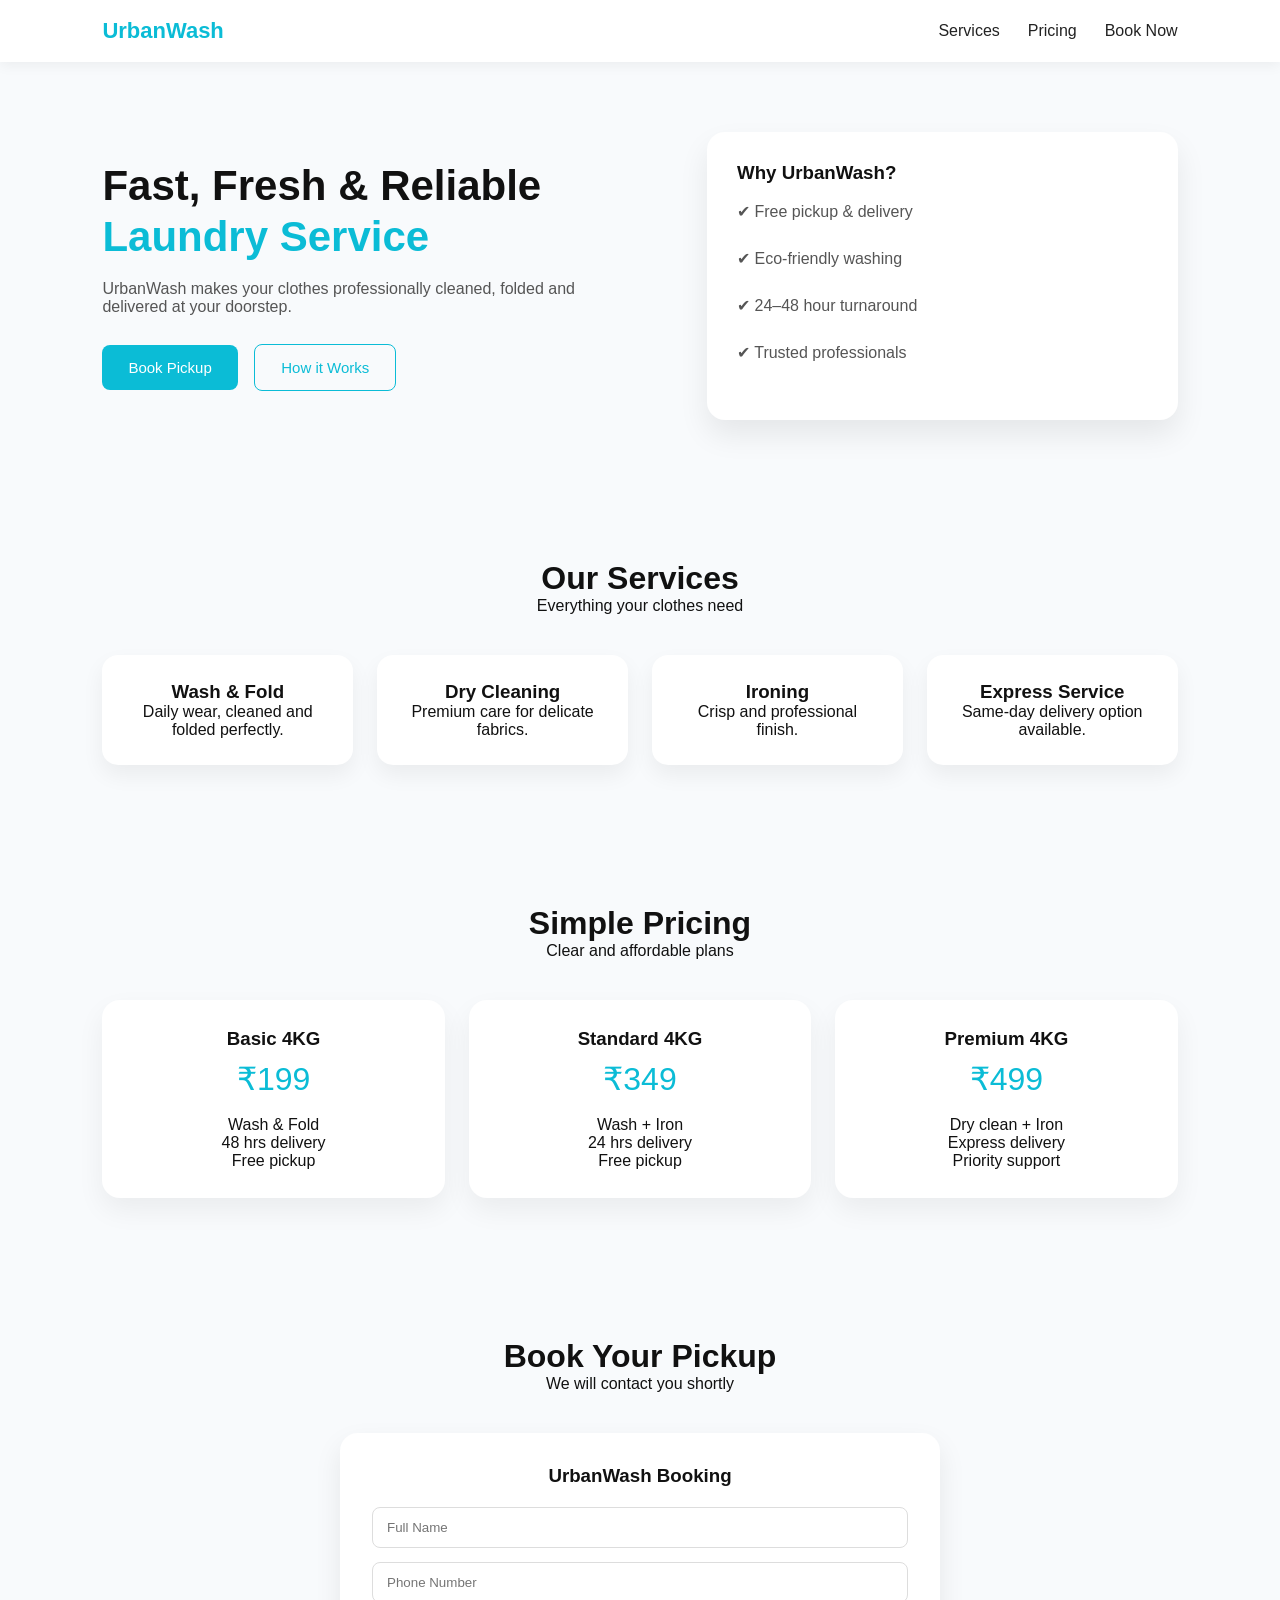
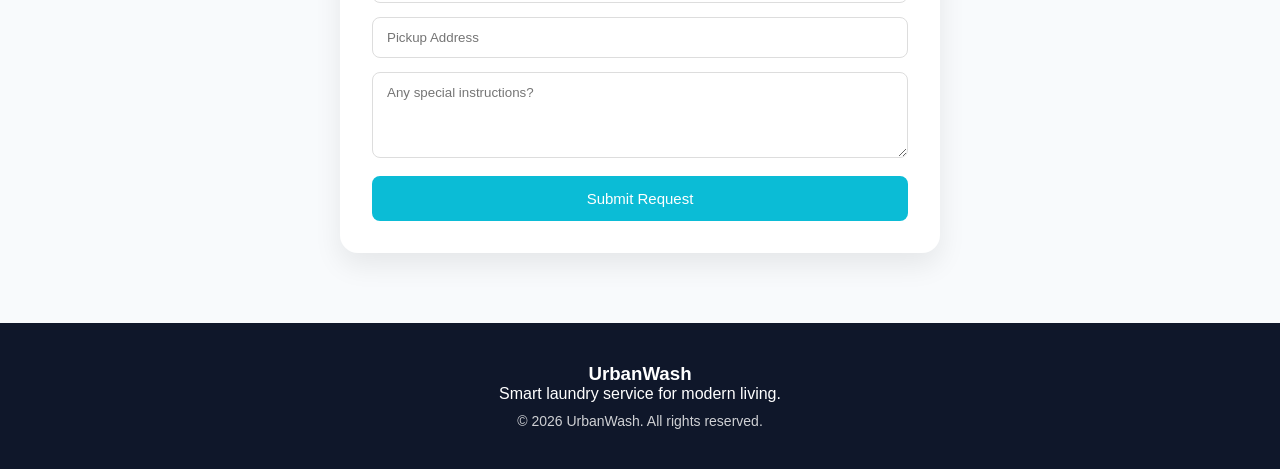
<file: UrbanWash/index.html>
<!DOCTYPE html>
<html lang="en">
<head>
<meta charset="UTF-8" />
<meta name="viewport" content="width=device-width, initial-scale=1.0"/>
<title>UrbanWash – Smart Laundry Service</title>

<link rel="stylesheet" href="style.css">
</head>
<body>

<nav>
  <div class="logo">UrbanWash</div>
  <ul>
    <li><a href="#services">Services</a></li>
    <li><a href="#pricing">Pricing</a></li>
    <li><a href="#book">Book Now</a></li>
  </ul>
</nav>

<section class="hero">
  <div>
    <h1>Fast, Fresh & Reliable <span>Laundry Service</span></h1>
    <p>
      UrbanWash makes your clothes professionally cleaned, folded
      and delivered at your doorstep.
    </p>

    <button class="btn" id="bookBtn">Book Pickup</button>
    <button class="btn outline">How it Works</button>
  </div>

  <div class="hero-card">
    <h3>Why UrbanWash?</h3>
    <p>✔ Free pickup & delivery</p>
    <p>✔ Eco-friendly washing</p>
    <p>✔ 24–48 hour turnaround</p>
    <p>✔ Trusted professionals</p>
  </div>
</section>

<section id="services">
  <div class="section-title">
    <h2>Our Services</h2>
    <p>Everything your clothes need</p>
  </div>

  <div class="services">
    <div class="service">
      <h3>Wash & Fold</h3>
      <p>Daily wear, cleaned and folded perfectly.</p>
    </div>

    <div class="service">
      <h3>Dry Cleaning</h3>
      <p>Premium care for delicate fabrics.</p>
    </div>

    <div class="service">
      <h3>Ironing</h3>
      <p>Crisp and professional finish.</p>
    </div>

    <div class="service">
      <h3>Express Service</h3>
      <p>Same-day delivery option available.</p>
    </div>
  </div>
</section>

<section id="pricing">
  <div class="section-title">
    <h2>Simple Pricing</h2>
    <p>Clear and affordable plans</p>
  </div>

  <div class="pricing">
    <div class="price-card">
      <h3>Basic 4KG</h3>
      <div class="price">₹199</div>
      <p>Wash & Fold</p>
      <p>48 hrs delivery</p>
      <p>Free pickup</p>
    </div>

    <div class="price-card">
      <h3>Standard 4KG</h3>
      <div class="price">₹349</div>
      <p>Wash + Iron</p>
      <p>24 hrs delivery</p>
      <p>Free pickup</p>
    </div>

    <div class="price-card">
      <h3>Premium 4KG</h3>
      <div class="price">₹499</div>
      <p>Dry clean + Iron</p>
      <p>Express delivery</p>
      <p>Priority support</p>
    </div>
  </div>
</section>

<section id="book">
  <div class="section-title">
    <h2>Book Your Pickup</h2>
    <p>We will contact you shortly</p>
  </div>

  <div class="form-box">
    <h3>UrbanWash Booking</h3>
    <form id="bookingForm">
      <input type="text" placeholder="Full Name" required>
      <input type="tel" placeholder="Phone Number" required>
      <input type="text" placeholder="Pickup Address" required>
      <textarea rows="4" placeholder="Any special instructions?"></textarea>
      <button class="btn" type="submit" style="width:100%">Submit Request</button>
    </form>
  </div>
</section>

<footer>
  <h3>UrbanWash</h3>
  <p>Smart laundry service for modern living.</p>
  <p class="copyright">© 2026 UrbanWash. All rights reserved.</p>
</footer>

<script src="script.js"></script>
</body>
</html>
</file>
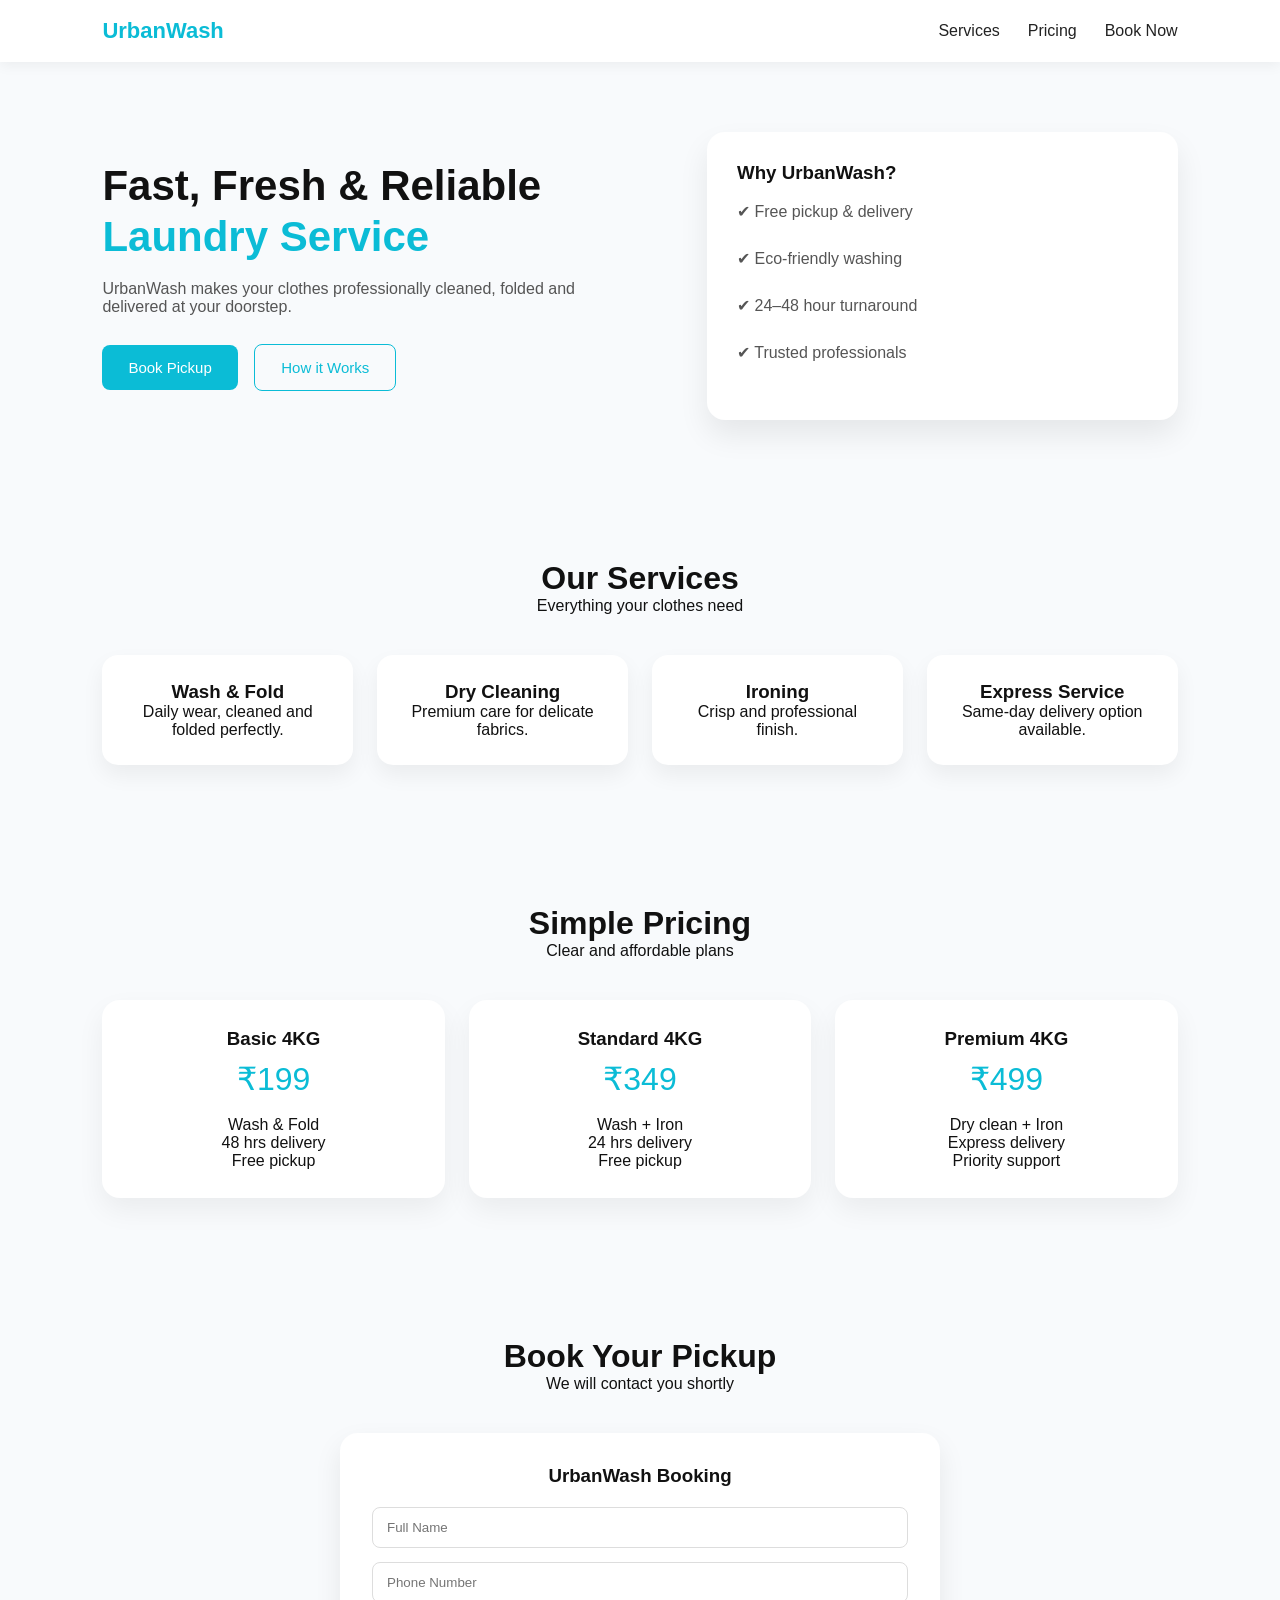
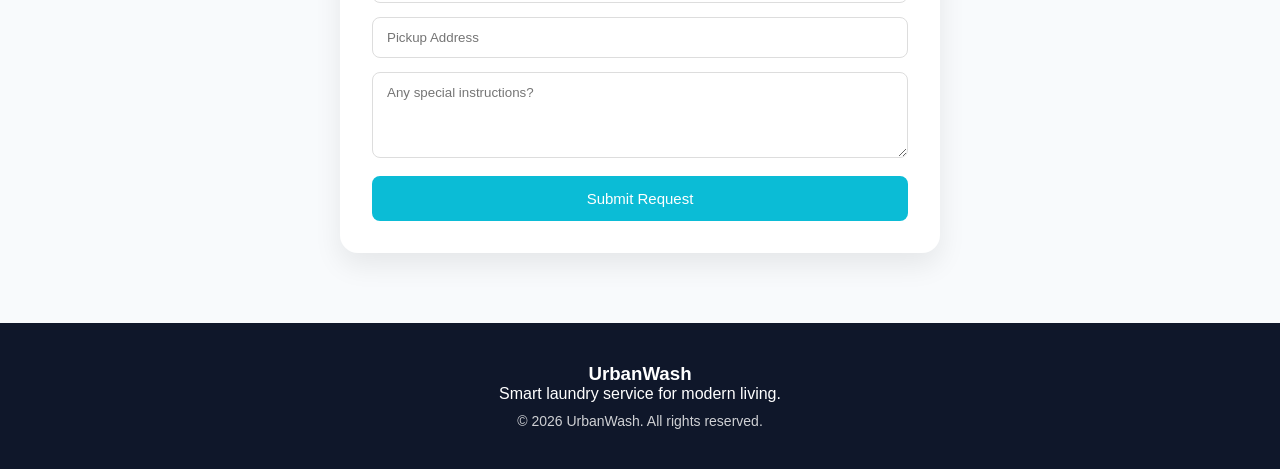
<file: UrbanWash/Urbanwash.html>
<!DOCTYPE html>
<html lang="en">
<head>
<meta charset="UTF-8" />
<meta name="viewport" content="width=device-width, initial-scale=1.0"/>
<title>UrbanWash – Smart Laundry Service</title>

<link rel="stylesheet" href="urbanwash.css">
</head>
<body>

<nav>
  <div class="logo">UrbanWash</div>
  <ul>
    <li><a href="#services">Services</a></li>
    <li><a href="#pricing">Pricing</a></li>
    <li><a href="#book">Book Now</a></li>
  </ul>
</nav>

<section class="hero">
  <div>
    <h1>Fast, Fresh & Reliable <span>Laundry Service</span></h1>
    <p>
      UrbanWash makes your clothes professionally cleaned, folded
      and delivered at your doorstep.
    </p>

    <button class="btn" id="bookBtn">Book Pickup</button>
    <button class="btn outline">How it Works</button>
  </div>

  <div class="hero-card">
    <h3>Why UrbanWash?</h3>
    <p>✔ Free pickup & delivery</p>
    <p>✔ Eco-friendly washing</p>
    <p>✔ 24–48 hour turnaround</p>
    <p>✔ Trusted professionals</p>
  </div>
</section>

<section id="services">
  <div class="section-title">
    <h2>Our Services</h2>
    <p>Everything your clothes need</p>
  </div>

  <div class="services">
    <div class="service">
      <h3>Wash & Fold</h3>
      <p>Daily wear, cleaned and folded perfectly.</p>
    </div>

    <div class="service">
      <h3>Dry Cleaning</h3>
      <p>Premium care for delicate fabrics.</p>
    </div>

    <div class="service">
      <h3>Ironing</h3>
      <p>Crisp and professional finish.</p>
    </div>

    <div class="service">
      <h3>Express Service</h3>
      <p>Same-day delivery option available.</p>
    </div>
  </div>
</section>

<section id="pricing">
  <div class="section-title">
    <h2>Simple Pricing</h2>
    <p>Clear and affordable plans</p>
  </div>

  <div class="pricing">
    <div class="price-card">
      <h3>Basic 4KG</h3>
      <div class="price">₹199</div>
      <p>Wash & Fold</p>
      <p>48 hrs delivery</p>
      <p>Free pickup</p>
    </div>

    <div class="price-card">
      <h3>Standard 4KG</h3>
      <div class="price">₹349</div>
      <p>Wash + Iron</p>
      <p>24 hrs delivery</p>
      <p>Free pickup</p>
    </div>

    <div class="price-card">
      <h3>Premium 4KG</h3>
      <div class="price">₹499</div>
      <p>Dry clean + Iron</p>
      <p>Express delivery</p>
      <p>Priority support</p>
    </div>
  </div>
</section>

<section id="book">
  <div class="section-title">
    <h2>Book Your Pickup</h2>
    <p>We will contact you shortly</p>
  </div>

  <div class="form-box">
    <h3>UrbanWash Booking</h3>
    <form id="bookingForm">
      <input type="text" placeholder="Full Name" required>
      <input type="tel" placeholder="Phone Number" required>
      <input type="text" placeholder="Pickup Address" required>
      <textarea rows="4" placeholder="Any special instructions?"></textarea>
      <button class="btn" type="submit" style="width:100%">Submit Request</button>
    </form>
  </div>
</section>

<footer>
  <h3>UrbanWash</h3>
  <p>Smart laundry service for modern living.</p>
  <p class="copyright">© 2026 UrbanWash. All rights reserved.</p>
</footer>

<script src="urbanwash.js"></script>
</body>
</html>
</file>
<file: UrbanWash/style.css>
:root{
    --primary:#0bbcd6;
    --dark:#0f172a;
    --light:#f8fafc;
  }
  
  *{
    margin:0;
    padding:0;
    box-sizing:border-box;
    font-family: "Segoe UI", sans-serif;
  }
  
  body{
    background:var(--light);
    color:#111;
  }
  
  /* NAV */
  
  nav{
    display:flex;
    justify-content:space-between;
    align-items:center;
    padding:18px 8%;
    background:#fff;
    box-shadow:0 4px 12px rgba(0,0,0,.05);
    position:sticky;
    top:0;
    z-index:10;
  }
  
  .logo{
    font-size:22px;
    font-weight:700;
    color:var(--primary);
  }
  
  nav ul{
    list-style:none;
    display:flex;
    gap:28px;
  }
  
  nav a{
    text-decoration:none;
    color:#222;
    font-weight:500;
  }
  
  nav a:hover{
    color:var(--primary);
  }
  
  /* HERO */
  
  .hero{
    display:grid;
    grid-template-columns:1.2fr 1fr;
    align-items:center;
    padding:70px 8%;
    gap:40px;
  }
  
  .hero h1{
    font-size:42px;
    line-height:1.2;
  }
  
  .hero h1 span{
    color:var(--primary);
  }
  
  .hero p{
    margin:18px 0 28px;
    color:#555;
    max-width:500px;
  }
  
  .btn{
    padding:14px 26px;
    background:var(--primary);
    color:#fff;
    border:none;
    border-radius:8px;
    cursor:pointer;
    font-size:15px;
  }
  
  .btn.outline{
    background:transparent;
    border:1.5px solid var(--primary);
    color:var(--primary);
    margin-left:12px;
  }
  
  .hero-card{
    background:#fff;
    padding:30px;
    border-radius:18px;
    box-shadow:0 15px 30px rgba(0,0,0,.08);
  }
  
  /* COMMON */
  
  section{
    padding:70px 8%;
  }
  
  .section-title{
    text-align:center;
    margin-bottom:40px;
  }
  
  .section-title h2{
    font-size:32px;
  }
  
  /* SERVICES */
  
  .services{
    display:grid;
    grid-template-columns:repeat(auto-fit,minmax(240px,1fr));
    gap:24px;
  }
  
  .service{
    background:#fff;
    padding:26px;
    border-radius:16px;
    text-align:center;
    box-shadow:0 10px 22px rgba(0,0,0,.06);
  }
  
  /* PRICING */
  
  .pricing{
    display:grid;
    grid-template-columns:repeat(auto-fit,minmax(260px,1fr));
    gap:24px;
  }
  
  .price-card{
    background:#fff;
    padding:28px;
    border-radius:18px;
    text-align:center;
    box-shadow:0 12px 28px rgba(0,0,0,.06);
  }
  
  .price{
    font-size:32px;
    color:var(--primary);
    margin:10px 0 18px;
  }
  
  /* FORM */
  
  .form-box{
    max-width:600px;
    margin:auto;
    background:#fff;
    padding:32px;
    border-radius:18px;
    box-shadow:0 12px 28px rgba(0,0,0,.08);
  }
  
  .form-box h3{
    text-align:center;
    margin-bottom:20px;
  }
  
  input, textarea{
    width:100%;
    padding:12px 14px;
    margin-bottom:14px;
    border-radius:8px;
    border:1px solid #ddd;
    outline:none;
  }
  
  /* FOOTER */
  
  footer{
    background:var(--dark);
    color:#fff;
    padding:40px 8%;
    text-align:center;
  }
  
  footer .copyright{
    margin-top:10px;
    font-size:14px;
    opacity:.8;
  }
  
  /* RESPONSIVE */
  
  @media(max-width:900px){
    .hero{
      grid-template-columns:1fr;
    }
  }
</file>
<file: UrbanWash/urbanwash.css>
:root{
    --primary:#0bbcd6;
    --dark:#0f172a;
    --light:#f8fafc;
  }
  
  *{
    margin:0;
    padding:0;
    box-sizing:border-box;
    font-family: "Segoe UI", sans-serif;
  }
  
  body{
    background:var(--light);
    color:#111;
  }
  
  /* NAV */
  
  nav{
    display:flex;
    justify-content:space-between;
    align-items:center;
    padding:18px 8%;
    background:#fff;
    box-shadow:0 4px 12px rgba(0,0,0,.05);
    position:sticky;
    top:0;
    z-index:10;
  }
  
  .logo{
    font-size:22px;
    font-weight:700;
    color:var(--primary);
  }
  
  nav ul{
    list-style:none;
    display:flex;
    gap:28px;
  }
  
  nav a{
    text-decoration:none;
    color:#222;
    font-weight:500;
  }
  
  nav a:hover{
    color:var(--primary);
  }
  
  /* HERO */
  
  .hero{
    display:grid;
    grid-template-columns:1.2fr 1fr;
    align-items:center;
    padding:70px 8%;
    gap:40px;
  }
  
  .hero h1{
    font-size:42px;
    line-height:1.2;
  }
  
  .hero h1 span{
    color:var(--primary);
  }
  
  .hero p{
    margin:18px 0 28px;
    color:#555;
    max-width:500px;
  }
  
  .btn{
    padding:14px 26px;
    background:var(--primary);
    color:#fff;
    border:none;
    border-radius:8px;
    cursor:pointer;
    font-size:15px;
  }
  
  .btn.outline{
    background:transparent;
    border:1.5px solid var(--primary);
    color:var(--primary);
    margin-left:12px;
  }
  
  .hero-card{
    background:#fff;
    padding:30px;
    border-radius:18px;
    box-shadow:0 15px 30px rgba(0,0,0,.08);
  }
  
  /* COMMON */
  
  section{
    padding:70px 8%;
  }
  
  .section-title{
    text-align:center;
    margin-bottom:40px;
  }
  
  .section-title h2{
    font-size:32px;
  }
  
  /* SERVICES */
  
  .services{
    display:grid;
    grid-template-columns:repeat(auto-fit,minmax(240px,1fr));
    gap:24px;
  }
  
  .service{
    background:#fff;
    padding:26px;
    border-radius:16px;
    text-align:center;
    box-shadow:0 10px 22px rgba(0,0,0,.06);
  }
  
  /* PRICING */
  
  .pricing{
    display:grid;
    grid-template-columns:repeat(auto-fit,minmax(260px,1fr));
    gap:24px;
  }
  
  .price-card{
    background:#fff;
    padding:28px;
    border-radius:18px;
    text-align:center;
    box-shadow:0 12px 28px rgba(0,0,0,.06);
  }
  
  .price{
    font-size:32px;
    color:var(--primary);
    margin:10px 0 18px;
  }
  
  /* FORM */
  
  .form-box{
    max-width:600px;
    margin:auto;
    background:#fff;
    padding:32px;
    border-radius:18px;
    box-shadow:0 12px 28px rgba(0,0,0,.08);
  }
  
  .form-box h3{
    text-align:center;
    margin-bottom:20px;
  }
  
  input, textarea{
    width:100%;
    padding:12px 14px;
    margin-bottom:14px;
    border-radius:8px;
    border:1px solid #ddd;
    outline:none;
  }
  
  /* FOOTER */
  
  footer{
    background:var(--dark);
    color:#fff;
    padding:40px 8%;
    text-align:center;
  }
  
  footer .copyright{
    margin-top:10px;
    font-size:14px;
    opacity:.8;
  }
  
  /* RESPONSIVE */
  
  @media(max-width:900px){
    .hero{
      grid-template-columns:1fr;
    }
  }
</file>
